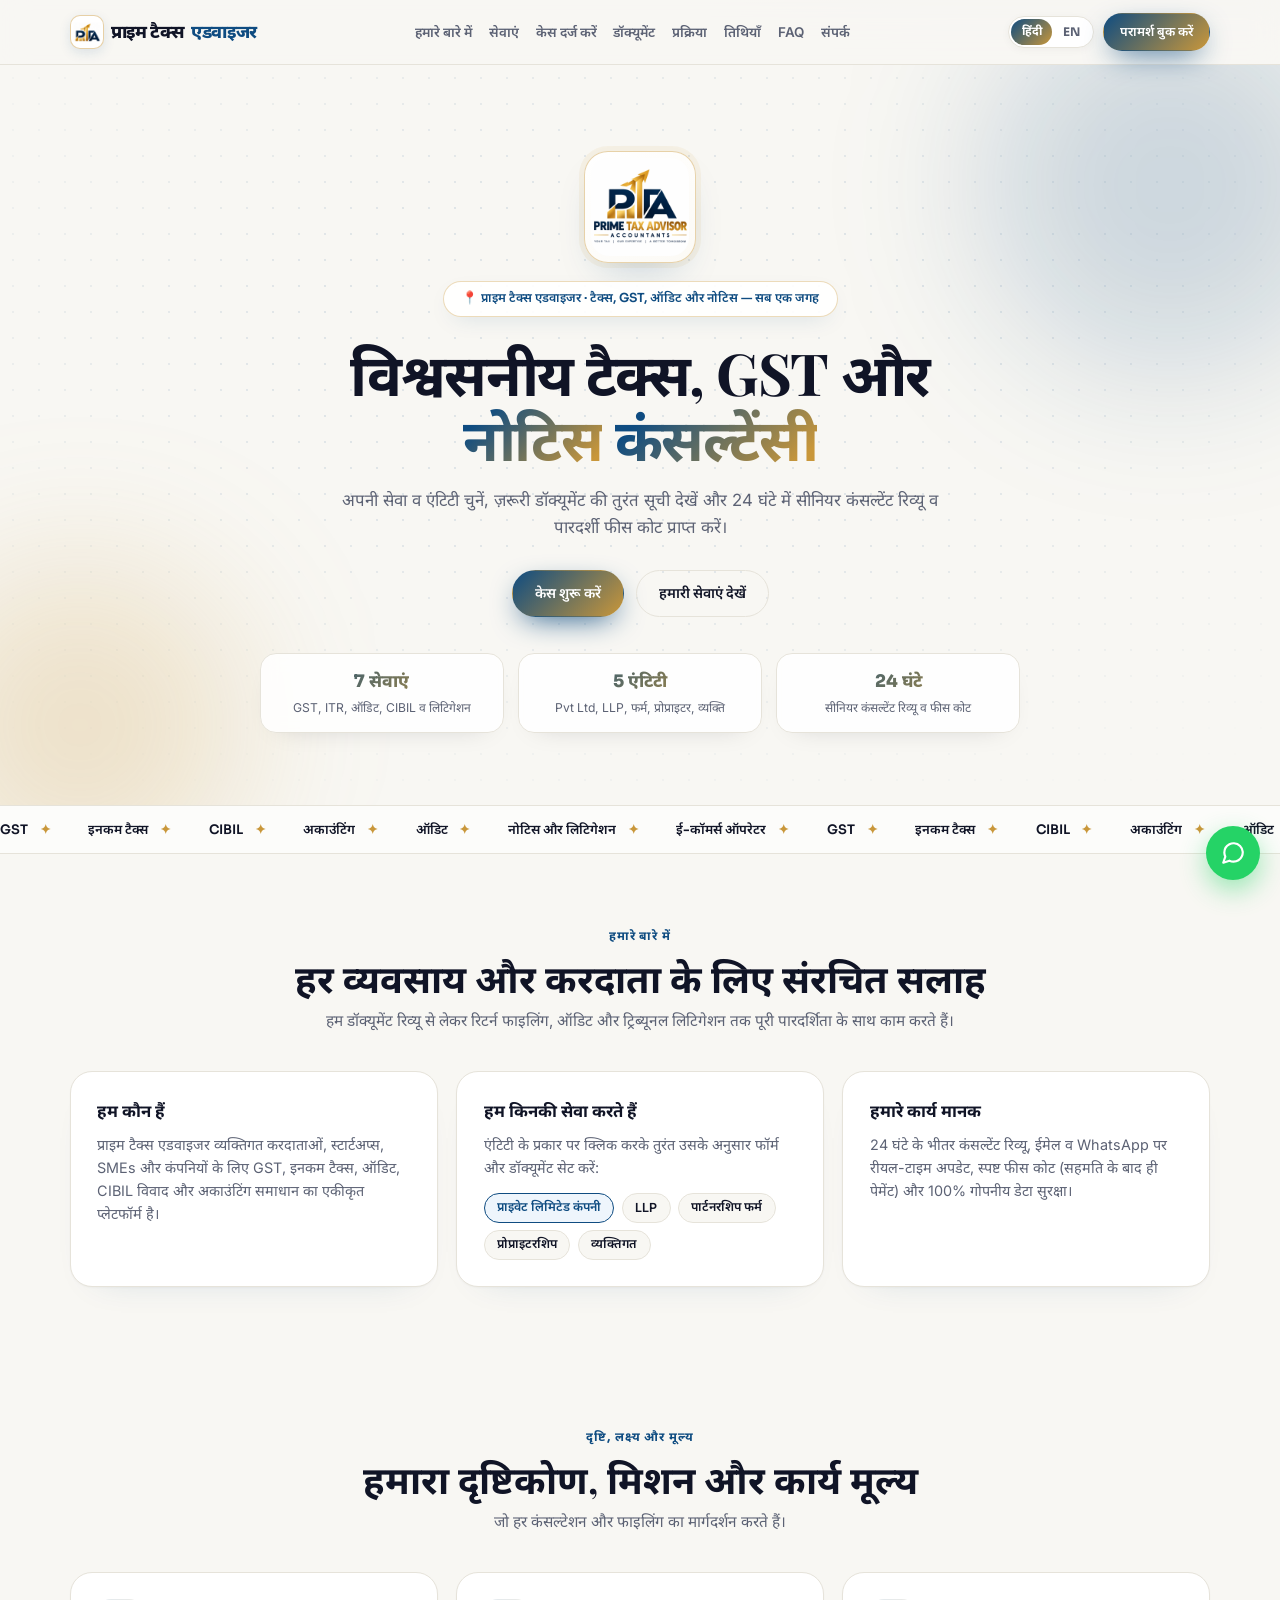
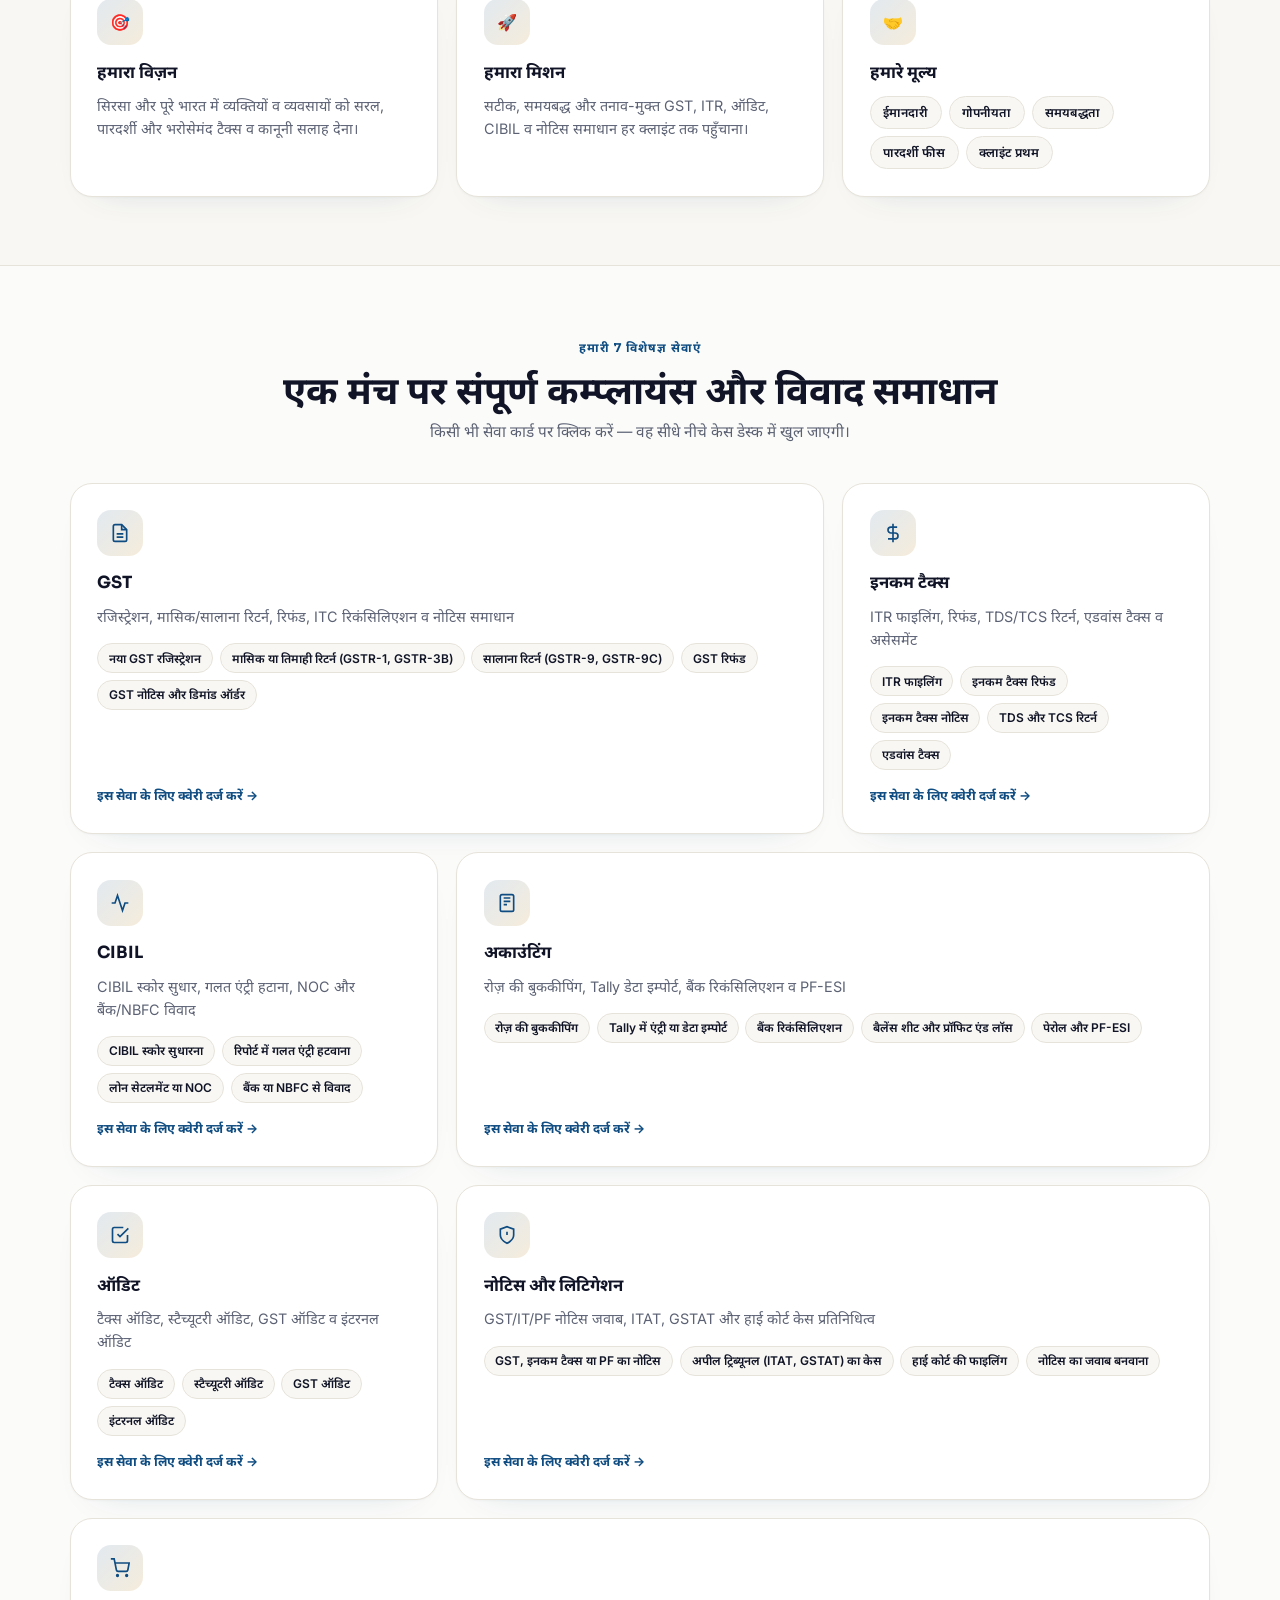
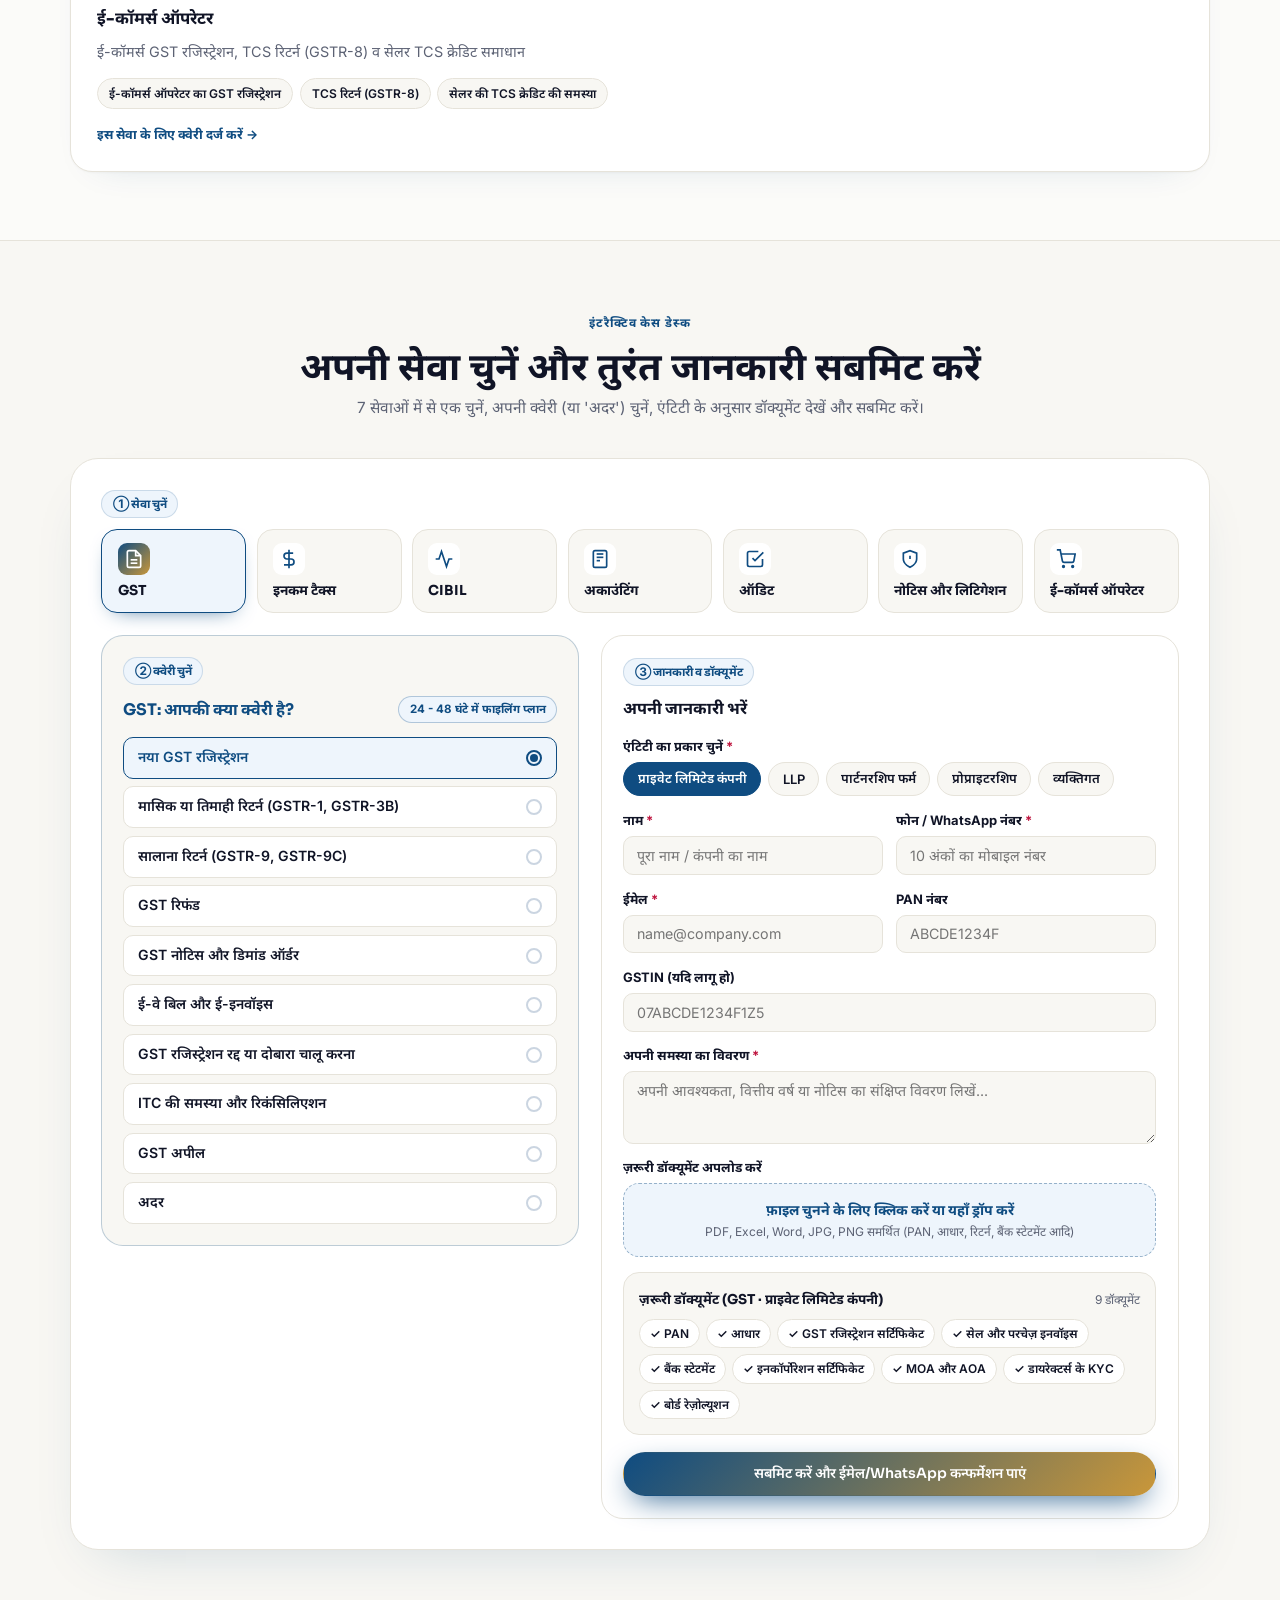
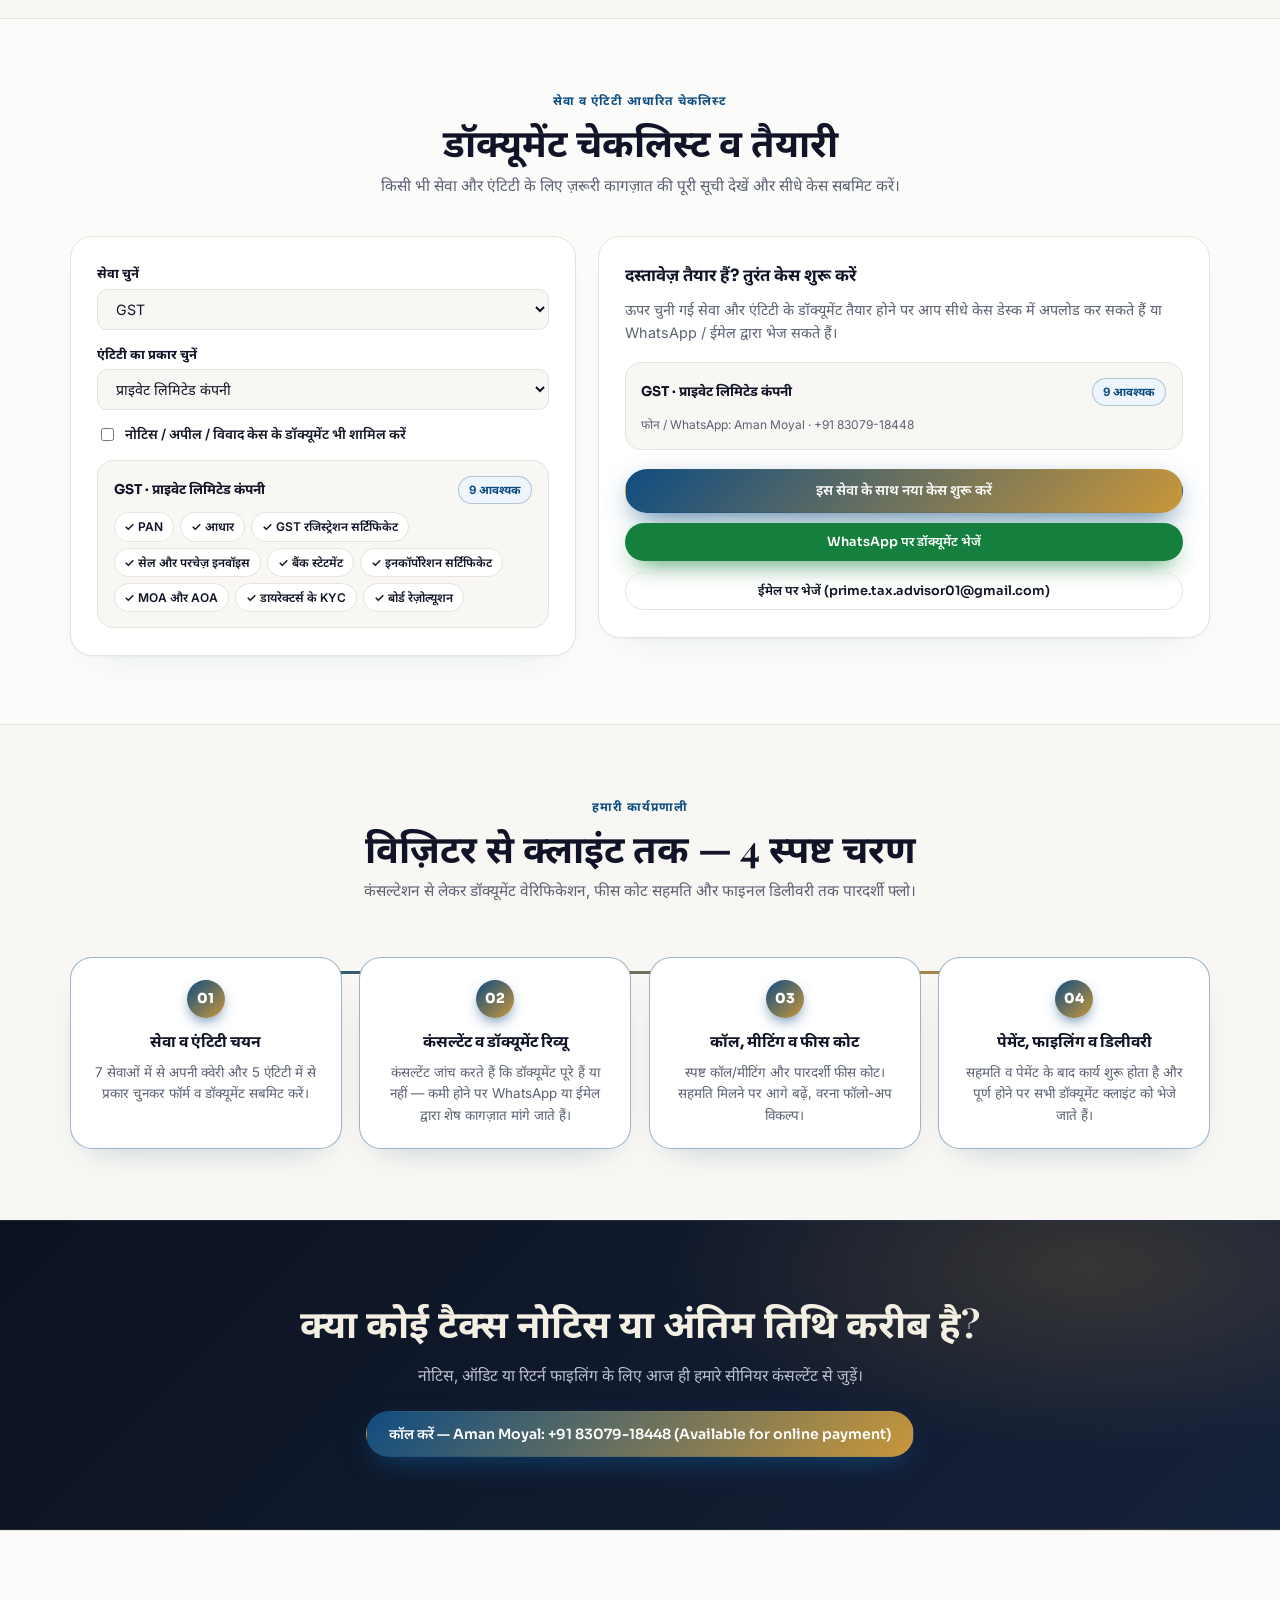
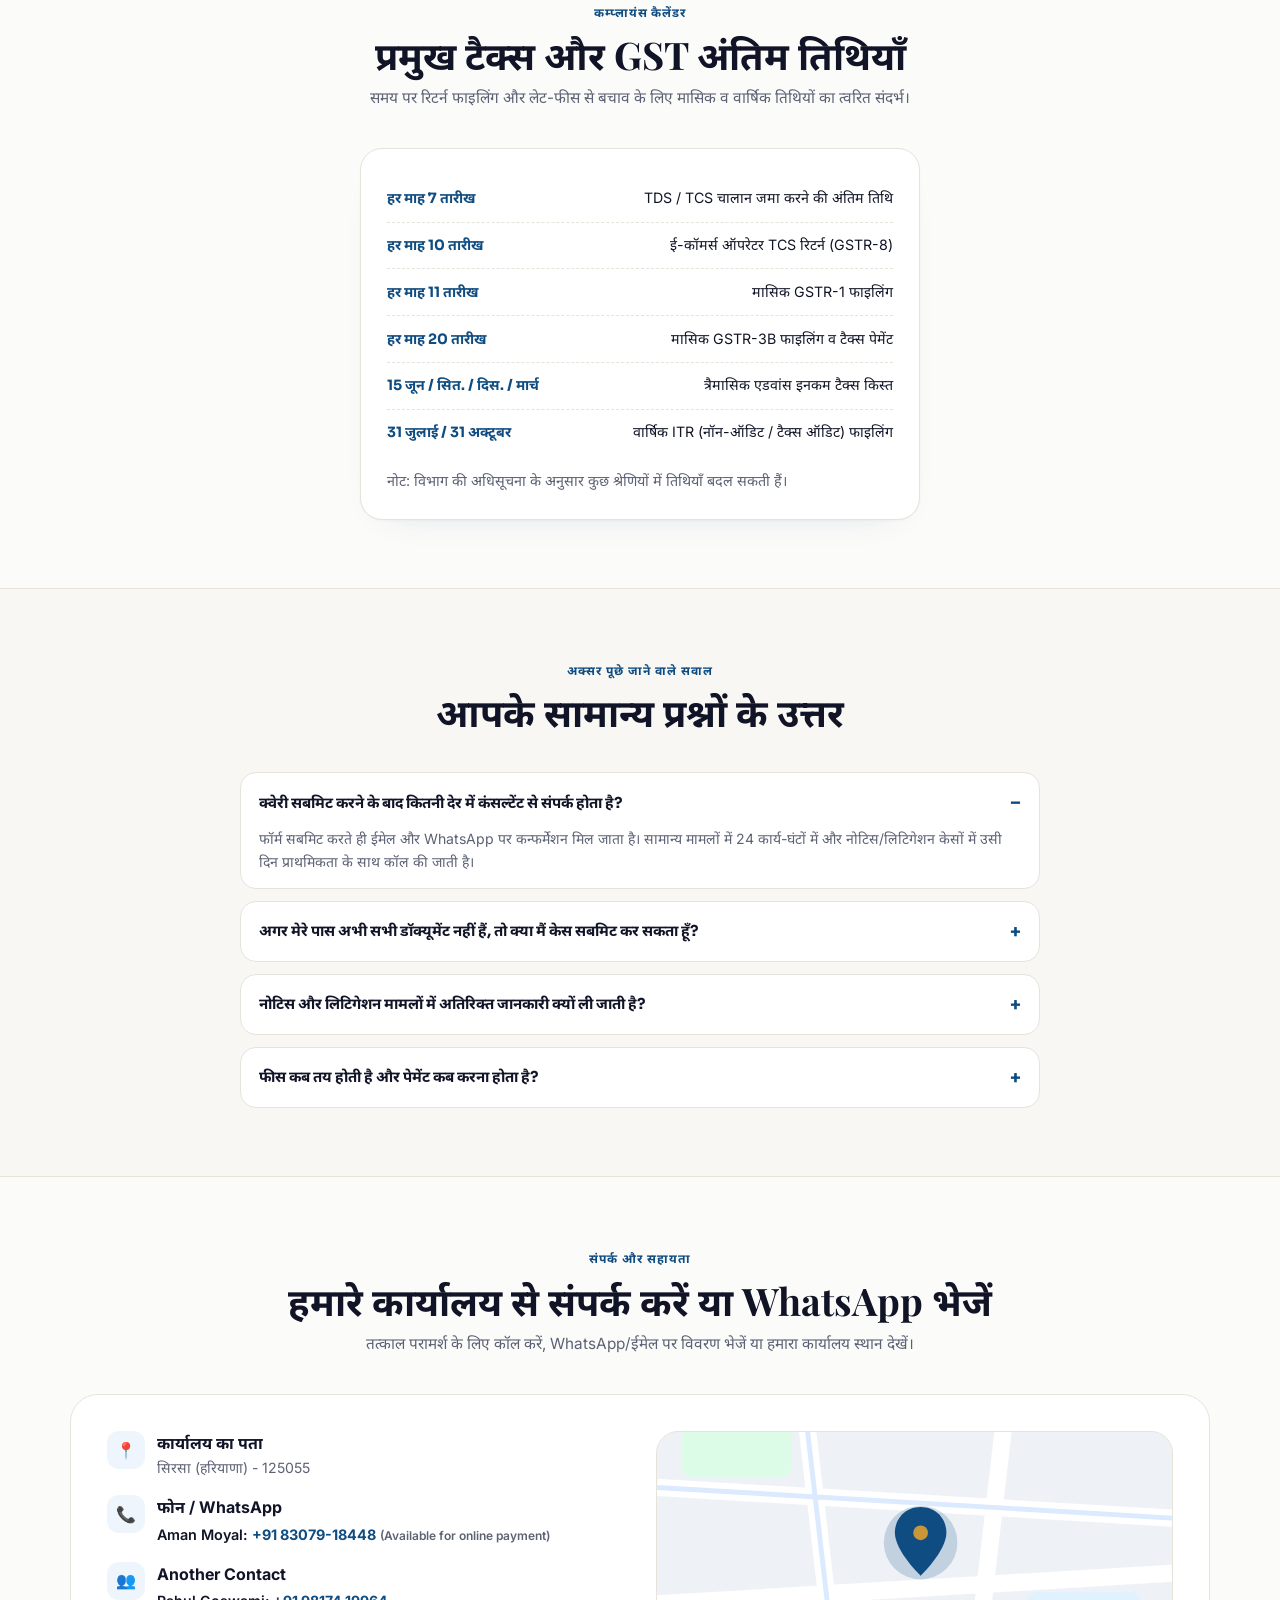
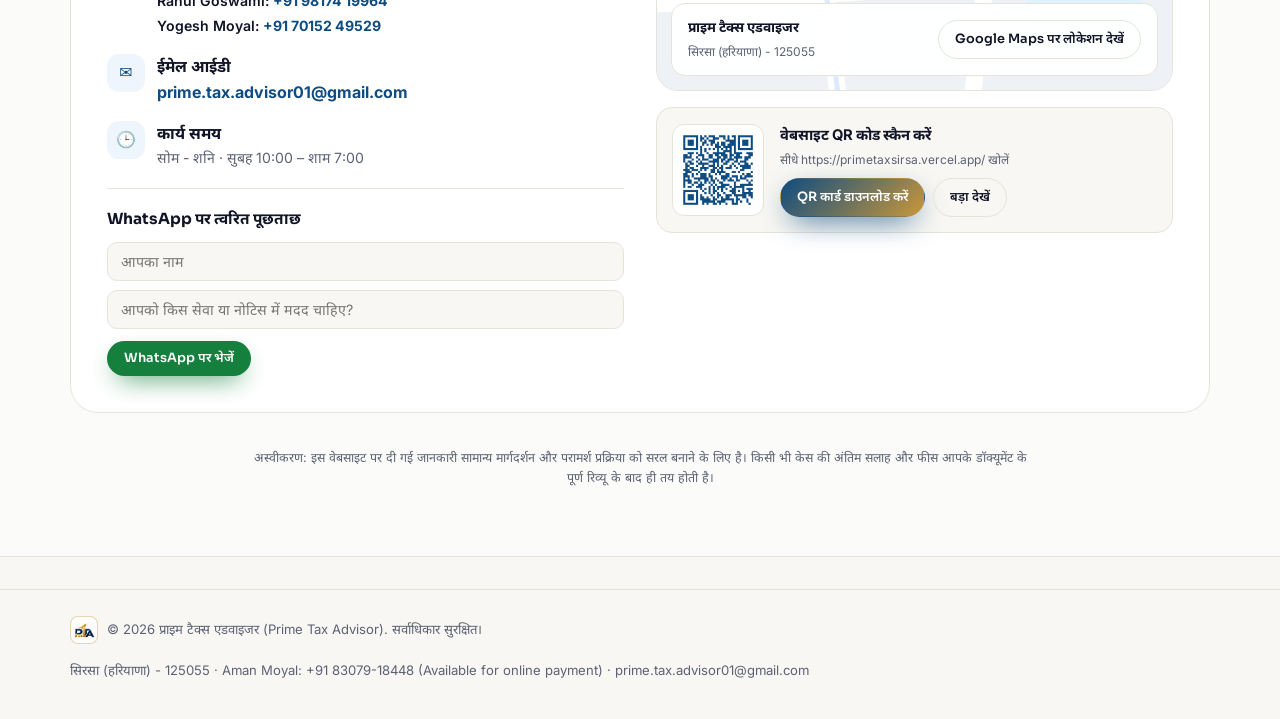
<file: index.html>
<!DOCTYPE html>
<html lang="hi">
<head>
  <meta charset="UTF-8" />
  <meta name="viewport" content="width=device-width, initial-scale=1.0" />
  <title>Prime Tax Advisor</title>
  <link rel="icon" type="image/png" href="logo-icon.png" />
  <link rel="canonical" href="https://primetaxsirsa.vercel.app/" />
  <meta name="description" content="Prime Tax Advisor, Sirsa (Haryana) — GST, Income Tax, Audit, CIBIL, Accounting, Notice & Litigation, and E-Commerce Operator Compliance with bilingual Hindi/English support." />
  <meta name="robots" content="index, follow" />
  <meta property="og:type" content="website" />
  <meta property="og:title" content="Prime Tax Advisor — Tax, GST, Audit & Notice Advisory (Sirsa)" />
  <meta property="og:description" content="GST, Income Tax, Audit, CIBIL, Accounting, Notice & Litigation & E-Commerce Compliance in Sirsa, Haryana & pan-India." />
  <meta property="og:url" content="https://primetaxsirsa.vercel.app/" />
  <meta property="og:image" content="https://primetaxsirsa.vercel.app/logo.jpg" />
  <script type="application/ld+json">
  {
    "@context": "https://schema.org",
    "@type": "AccountingService",
    "name": "Prime Tax Advisor",
    "url": "https://primetaxsirsa.vercel.app/",
    "logo": "https://primetaxsirsa.vercel.app/logo.jpg",
    "telephone": "+91-83079-18448",
    "email": "prime.tax.advisor01@gmail.com",
    "address": {
      "@type": "PostalAddress",
      "addressLocality": "Sirsa",
      "addressRegion": "Haryana",
      "postalCode": "125055",
      "addressCountry": "IN"
    },
    "openingHours": "Mo-Sa 10:00-19:00"
  }
  </script>
  <link rel="preconnect" href="https://fonts.googleapis.com" />
  <link rel="preconnect" href="https://fonts.gstatic.com" crossorigin />
  <link href="https://fonts.googleapis.com/css2?family=Inter:wght@400;500;600;700&family=Noto+Sans+Devanagari:wght@400;500;600;700;800&family=Playfair+Display:wght@600;700&family=Sora:wght@400;600;700;800&display=swap" rel="stylesheet" />
  <link rel="stylesheet" href="styles.css" />
</head>
<body>
  <!-- Animated Intro Preloader -->
  <div id="pl" aria-hidden="true">
    <div class="pl-inner">
      <div class="pl-logo-frame">
        <svg class="pl-ring" width="116" height="116" viewBox="0 0 116 116" fill="none">
          <circle cx="58" cy="58" r="54" stroke="#e6e3da" stroke-width="3"/>
          <circle class="pl-arc" cx="58" cy="58" r="54" stroke="url(#plGrad)" stroke-width="3.5" stroke-linecap="round"/>
          <defs>
            <linearGradient id="plGrad" x1="0" y1="0" x2="116" y2="116" gradientUnits="userSpaceOnUse">
              <stop stop-color="#0f4c81"/>
              <stop offset="1" stop-color="#c9973a"/>
            </linearGradient>
          </defs>
        </svg>
        <img src="logo-icon.png" alt="Prime Tax Advisor" class="pl-logo-img" />
      </div>
      <div class="pl-brand">Prime Tax <span>Advisor</span></div>
    </div>
  </div>

  <!-- Top Scroll Progress Bar -->
  <div id="sp" aria-hidden="true"></div>

  <!-- Sticky Frosted-Glass Navbar (rendered dynamically for live HI/EN translation) -->
  <header class="site-nav-wrap" id="site-nav-wrap"></header>

  <!-- Main Single-Page Experience -->
  <main id="app-root"></main>

  <!-- Floating WhatsApp Action Button -->
  <a href="https://wa.me/918307918448" target="_blank" rel="noopener" class="wa-fab" aria-label="WhatsApp" title="WhatsApp: +91 83079-18448 (Available for online payment)">
    <svg width="26" height="26" viewBox="0 0 24 24" fill="none" stroke="currentColor" stroke-width="2" stroke-linecap="round" stroke-linejoin="round"><path d="M21 11.5a8.38 8.38 0 0 1-.9 3.8 8.5 8.5 0 0 1-7.6 4.7 8.38 8.38 0 0 1-3.8-.9L3 21l1.9-5.7a8.38 8.38 0 0 1-.9-3.8 8.5 8.5 0 0 1 4.7-7.6 8.38 8.38 0 0 1 3.8-.9h.5a8.48 8.48 0 0 1 8 8v.5z"/></svg>
  </a>

  <!-- Confirmation Modal -->
  <div class="modal-backdrop" id="modal-backdrop" hidden>
    <div class="modal-dialog" role="dialog" aria-modal="true" aria-labelledby="modal-title">
      <div class="modal-header">
        <h2 id="modal-title" class="modal-title">Notification</h2>
        <button type="button" class="modal-close" id="modal-close" aria-label="Close">✕</button>
      </div>
      <div class="modal-body" id="modal-body"></div>
    </div>
  </div>

  <!-- Toast Container -->
  <div class="toast-container" id="toast-container" aria-live="polite"></div>

  <script src="data.js"></script>
  <script src="app.js"></script>
</body>
</html>
</file>
<file: styles.css>
:root {
  --bg: #f8f7f3;
  --card: #ffffff;
  --line: #e6e3da;
  --ink: #101426;
  --mut: #5c6274;
  --a: #0f4c81;
  --b: #c9973a;
  --surface-blue: #eef5fc;
  --surface-amber: #fdf8eb;
  --surface-emerald: #ecfdf5;
  --surface-rose: #fff1f2;
  --emerald: #059669;
  --rose: #be123c;
  --r-sm: 10px;
  --r-md: 16px;
  --r-lg: 22px;
  --r-xl: 28px;
  --font-display: "Playfair Display", "Noto Sans Devanagari", Georgia, serif;
  --font-ui: "Sora", "Noto Sans Devanagari", "Inter", sans-serif;
  --font-body: "Inter", "Noto Sans Devanagari", system-ui, sans-serif;
}

*,
*::before,
*::after {
  box-sizing: border-box;
}

html {
  scroll-behavior: smooth;
}

body {
  margin: 0;
  font-family: var(--font-body);
  color: var(--ink);
  background-color: var(--bg);
  background-image: radial-gradient(900px 500px at 85% -5%, rgba(15, 76, 129, 0.14), transparent);
  background-repeat: no-repeat;
  line-height: 1.6;
  -webkit-font-smoothing: antialiased;
}

a {
  color: inherit;
  text-decoration: none;
}

button,
input,
select,
textarea {
  font-family: inherit;
}

/* Intro Preloader (#pl) matching reference flow */
#pl {
  position: fixed;
  inset: 0;
  z-index: 120;
  background: var(--bg);
  display: grid;
  place-items: center;
  transition: opacity 0.45s ease, visibility 0.45s ease;
}

#pl.done {
  opacity: 0;
  visibility: hidden;
  pointer-events: none;
}

.pl-inner {
  display: flex;
  flex-direction: column;
  align-items: center;
  gap: 0.9rem;
}

.pl-logo-frame {
  position: relative;
  width: 116px;
  height: 116px;
  display: grid;
  place-items: center;
}

.pl-ring {
  position: absolute;
  inset: 0;
}

.pl-logo-img {
  width: 92px;
  height: 92px;
  border-radius: 50%;
  object-fit: contain;
  padding: 10px;
  background: #ffffff;
  box-shadow: 0 8px 24px rgba(15, 76, 129, 0.14);
}

.pl-arc {
  stroke-dasharray: 340;
  stroke-dashoffset: 340;
  transform-origin: 58px 58px;
  transform: rotate(-90deg);
  animation: plDraw 0.78s cubic-bezier(0.22, 1, 0.36, 1) forwards;
}

.pl-brand {
  font-family: var(--font-ui);
  font-weight: 800;
  font-size: 1.05rem;
  letter-spacing: -0.02em;
  color: var(--ink);
  opacity: 0;
  transform: translateY(6px);
  animation: plFade 0.45s ease 0.2s forwards;
}

.pl-brand span {
  color: var(--a);
}

@keyframes plDraw {
  to { stroke-dashoffset: 0; }
}

@keyframes plFade {
  to { opacity: 1; transform: translateY(0); }
}

/* Scroll Progress Bar */
#sp {
  position: fixed;
  top: 0;
  left: 0;
  height: 3px;
  width: 0%;
  z-index: 90;
  background: linear-gradient(90deg, var(--a), var(--b));
  transition: width 0.08s linear;
}

.wrap {
  width: min(1140px, calc(100% - 2rem));
  margin-inline: auto;
}

/* Sticky Frosted-Glass Navbar */
.site-nav-wrap {
  position: sticky;
  top: 0;
  z-index: 50;
  background: rgba(248, 247, 243, 0.8);
  backdrop-filter: blur(14px);
  -webkit-backdrop-filter: blur(14px);
  border-bottom: 1px solid var(--line);
}

.nav-bar {
  min-height: 64px;
  display: flex;
  align-items: center;
  justify-content: space-between;
  gap: 0.9rem;
}

.logo {
  font-family: var(--font-ui);
  font-weight: 800;
  font-size: 1.12rem;
  letter-spacing: -0.02em;
  display: inline-flex;
  align-items: center;
  gap: 0.42rem;
  white-space: nowrap;
}

.brand-logo-img {
  width: 34px;
  height: 34px;
  border-radius: 10px;
  object-fit: contain;
  background: #ffffff;
  padding: 2px;
  border: 1px solid rgba(201, 151, 58, 0.45);
  box-shadow: 0 4px 12px rgba(15, 76, 129, 0.12);
  flex-shrink: 0;
}

.hero-crest-wrap {
  display: flex;
  justify-content: center;
  margin-bottom: 1.15rem;
}

.hero-crest {
  width: 112px;
  height: 112px;
  padding: 6px;
  border-radius: 24px;
  background: linear-gradient(145deg, #ffffff, #fcfaf5);
  border: 1px solid rgba(201, 151, 58, 0.42);
  box-shadow: 0 18px 40px -18px rgba(15, 76, 129, 0.28), 0 0 0 5px rgba(201, 151, 58, 0.08);
  transition: transform 0.25s ease;
}

.hero-crest:hover {
  transform: translateY(-3px) scale(1.02);
}

.hero-crest img {
  width: 100%;
  height: 100%;
  object-fit: contain;
  border-radius: 18px;
  display: block;
}

.footer-brand-badge {
  display: inline-flex;
  align-items: center;
  gap: 0.55rem;
}

.footer-logo-img {
  width: 28px;
  height: 28px;
  border-radius: 8px;
  background: #ffffff;
  padding: 2px;
  border: 1px solid rgba(201, 151, 58, 0.4);
  object-fit: contain;
}

.logo-accent {
  color: var(--a);
}

.nav-links {
  display: flex;
  align-items: center;
  gap: 1.05rem;
  list-style: none;
  margin: 0;
  padding: 0;
}

.nav-links a {
  font-size: 0.84rem;
  font-weight: 600;
  color: var(--mut);
  transition: color 0.15s;
  white-space: nowrap;
}

.nav-links a:hover,
.nav-links a.active {
  color: var(--a);
}

.nav-actions {
  display: flex;
  align-items: center;
  gap: 0.55rem;
}

/* Language Toggle Pill */
.lang-toggle {
  display: inline-flex;
  align-items: center;
  background: var(--card);
  border: 1px solid var(--line);
  border-radius: 99px;
  padding: 2px;
  box-shadow: 0 2px 8px rgba(16, 20, 38, 0.04);
}

.lang-btn {
  border: none;
  background: transparent;
  color: var(--mut);
  font-family: var(--font-ui);
  font-size: 0.74rem;
  font-weight: 700;
  padding: 0.34rem 0.68rem;
  border-radius: 99px;
  cursor: pointer;
  transition: background-color 0.16s, color 0.16s;
}

.lang-btn.active {
  background: linear-gradient(135deg, var(--a), var(--b));
  color: #ffffff;
}

.burger-btn {
  display: none;
  border: 1px solid var(--line);
  background: var(--card);
  color: var(--ink);
  border-radius: 10px;
  padding: 0.38rem 0.62rem;
  font-size: 1.05rem;
  cursor: pointer;
}

.mobile-menu {
  display: flex;
  flex-direction: column;
  gap: 0.25rem;
  padding: 0.75rem 1rem 1rem;
  border-top: 1px solid var(--line);
  background: var(--bg);
}

.mobile-menu[hidden] {
  display: none;
}

.mobile-menu a {
  padding: 0.55rem 0.75rem;
  border-radius: 10px;
  font-weight: 600;
  font-size: 0.92rem;
  color: var(--ink);
}

.mobile-menu a:hover {
  background: var(--card);
  color: var(--a);
}

/* Gradient Pill Buttons (Exact ganeshsingal.com feel) */
.btn {
  display: inline-flex;
  align-items: center;
  justify-content: center;
  gap: 0.45rem;
  font-family: var(--font-ui);
  font-weight: 600;
  font-size: 0.88rem;
  padding: 11px 22px;
  border-radius: 99px;
  border: 1px solid transparent;
  background: linear-gradient(135deg, var(--a), var(--b));
  color: #ffffff;
  box-shadow: 0 10px 30px -10px var(--a);
  cursor: pointer;
  transition: transform 0.18s ease, box-shadow 0.18s ease, opacity 0.18s ease;
  white-space: normal;
  text-align: center;
  max-width: 100%;
}

.btn:hover {
  transform: translateY(-2px);
  box-shadow: 0 14px 32px -10px rgba(15, 76, 129, 0.55);
}

.btn.sm {
  padding: 8px 16px;
  font-size: 0.8rem;
}

.btn.ghost {
  background: transparent;
  color: var(--ink);
  border-color: var(--line);
  box-shadow: none;
}

.btn.ghost:hover {
  background: var(--card);
  border-color: var(--a);
  color: var(--a);
}

.btn.wa {
  background: #15803d;
  box-shadow: 0 10px 26px -10px #15803d;
}

/* Hero Section */
.hero {
  position: relative;
  overflow: hidden;
  text-align: center;
  padding: 86px 0 72px;
}

.hero::before {
  content: "";
  position: absolute;
  inset: 0;
  background-image: radial-gradient(rgba(15, 76, 129, 0.1) 1px, transparent 1px);
  background-size: 26px 26px;
  mask-image: radial-gradient(ellipse 75% 70% at 50% 40%, #000 35%, transparent 100%);
  -webkit-mask-image: radial-gradient(ellipse 75% 70% at 50% 40%, #000 35%, transparent 100%);
  pointer-events: none;
  z-index: 0;
}

.orb {
  position: absolute;
  border-radius: 50%;
  filter: blur(75px);
  pointer-events: none;
  z-index: 0;
  animation: orbFloat 12s ease-in-out infinite alternate;
}

.orb1 {
  width: 380px;
  height: 380px;
  right: -80px;
  top: -70px;
  background: rgba(15, 76, 129, 0.18);
}

.orb2 {
  width: 320px;
  height: 320px;
  left: -80px;
  bottom: -80px;
  background: rgba(201, 151, 58, 0.22);
  animation-delay: 2s;
}

@keyframes orbFloat {
  from { transform: translate(0, 0) scale(1); }
  to { transform: translate(14px, -14px) scale(1.06); }
}

.hero-inner {
  position: relative;
  z-index: 1;
  max-width: 860px;
  margin-inline: auto;
}

.hero-pill {
  display: inline-flex;
  align-items: center;
  gap: 0.45rem;
  padding: 7px 18px;
  border-radius: 99px;
  background: rgba(255, 255, 255, 0.92);
  border: 1px solid rgba(201, 151, 58, 0.35);
  font-family: var(--font-ui);
  font-size: 0.78rem;
  font-weight: 600;
  color: var(--a);
  box-shadow: 0 8px 24px -10px rgba(15, 76, 129, 0.18);
  margin-bottom: 1.4rem;
}

.hero h1 {
  margin: 0 0 1rem;
  font-family: var(--font-display);
  font-size: clamp(34px, 5.4vw, 58px);
  line-height: 1.13;
  font-weight: 700;
  letter-spacing: -0.025em;
}

.hero h1 .w {
  display: inline-block;
  opacity: 0;
  transform: translateY(24px);
  animation: wordRise 0.6s cubic-bezier(0.22, 1, 0.36, 1) var(--d, 0ms) forwards;
}

body.pl-active .hero h1 .w {
  animation-play-state: paused;
}

@keyframes wordRise {
  to {
    opacity: 1;
    transform: translateY(0);
  }
}

.hero-crest-wrap,
.hero-sub,
.hero-cta-row,
.hero-pill {
  opacity: 0;
  transform: translateY(14px);
  animation: wordRise 0.55s cubic-bezier(0.22, 1, 0.36, 1) 260ms forwards;
}

body.pl-active .hero-crest-wrap,
body.pl-active .hero-sub,
body.pl-active .hero-cta-row,
body.pl-active .hero-pill {
  animation-play-state: paused;
}

body.hero-settled .hero h1 .w,
body.hero-settled .hero-crest-wrap,
body.hero-settled .hero-sub,
body.hero-settled .hero-cta-row,
body.hero-settled .hero-pill {
  animation: none;
  opacity: 1;
  transform: none;
}

.hero-grad {
  background: linear-gradient(135deg, var(--a) 15%, var(--b) 90%);
  -webkit-background-clip: text;
  background-clip: text;
  color: transparent;
}

.hero-sub {
  margin: 0 auto 1.85rem;
  max-width: 630px;
  font-size: 1.05rem;
  color: var(--mut);
}

.hero-cta-row {
  display: flex;
  align-items: center;
  justify-content: center;
  flex-wrap: wrap;
  gap: 0.75rem;
}

.hero-stats {
  display: grid;
  grid-template-columns: repeat(3, minmax(0, 1fr));
  gap: 0.9rem;
  max-width: 760px;
  margin: 2.25rem auto 0;
}

.hero-stat-card {
  background: rgba(255, 255, 255, 0.86);
  backdrop-filter: blur(8px);
  border: 1px solid var(--line);
  border-radius: var(--r-md);
  padding: 0.9rem 1rem;
  box-shadow: 0 10px 28px -20px rgba(16, 20, 38, 0.25);
  text-align: center;
}

.hero-stat-val {
  display: block;
  font-family: var(--font-ui);
  font-weight: 800;
  font-size: 1.08rem;
  background: linear-gradient(135deg, var(--a), var(--b));
  -webkit-background-clip: text;
  background-clip: text;
  color: transparent;
}

.hero-stat-lbl {
  display: block;
  font-size: 0.76rem;
  color: var(--mut);
  margin-top: 0.15rem;
}

/* Marquee Strip */
.marq {
  border-top: 1px solid var(--line);
  border-bottom: 1px solid var(--line);
  background: rgba(255, 255, 255, 0.65);
  overflow: hidden;
  padding: 0.82rem 0;
}

.marq-track {
  display: flex;
  width: max-content;
  gap: 1.8rem;
  animation: marqScroll 28s linear infinite;
  font-family: var(--font-ui);
  font-size: 0.82rem;
  font-weight: 600;
  color: var(--ink);
  white-space: nowrap;
}

.marq-star {
  color: var(--b);
  margin-inline: 0.55rem;
}

@keyframes marqScroll {
  from { transform: translateX(0); }
  to { transform: translateX(-50%); }
}

/* Section Headers */
.sec {
  padding: 68px 0;
}

.sec.alt {
  background: rgba(255, 255, 255, 0.52);
  border-top: 1px solid var(--line);
  border-bottom: 1px solid var(--line);
}

.sec-head {
  text-align: center;
  max-width: 720px;
  margin: 0 auto 2.35rem;
}

.eyebrow {
  display: inline-block;
  font-family: var(--font-ui);
  font-size: 0.76rem;
  font-weight: 700;
  text-transform: uppercase;
  letter-spacing: 0.08em;
  color: var(--a);
  margin-bottom: 0.5rem;
}

.sec-head h2 {
  margin: 0 0 0.55rem;
  font-family: var(--font-display);
  font-size: clamp(26px, 3.6vw, 38px);
  line-height: 1.2;
  font-weight: 700;
}

.sec-head p {
  margin: 0;
  color: var(--mut);
  font-size: 0.96rem;
}

/* Cards with Cursor Gold Spotlight (ganeshsingal.com signature) */
.card {
  position: relative;
  overflow: hidden;
  background: var(--card);
  border: 1px solid var(--line);
  border-radius: var(--r-lg);
  padding: 1.65rem;
  box-shadow: 0 1px 2px rgba(16, 20, 38, 0.03), 0 16px 36px -28px rgba(15, 76, 129, 0.2), inset 0 1px 0 rgba(255, 255, 255, 0.9);
  transition: transform 0.22s ease, border-color 0.22s ease, box-shadow 0.22s ease;
}

.card::after {
  content: "";
  position: absolute;
  inset: 0;
  pointer-events: none;
  opacity: 0;
  background: radial-gradient(380px circle at var(--mx, 50%) var(--my, 50%), rgba(201, 151, 58, 0.15), transparent 60%);
  transition: opacity 0.25s ease;
}

.card:hover {
  transform: translateY(-3px);
  border-color: rgba(15, 76, 129, 0.36);
  box-shadow: 0 22px 44px -26px rgba(15, 76, 129, 0.28);
}

.card:hover::after {
  opacity: 1;
}

.bento-card::before {
  content: "";
  position: absolute;
  top: 0;
  left: 0;
  right: 0;
  height: 3px;
  background: linear-gradient(90deg, var(--a), var(--b));
  opacity: 0;
  transition: opacity 0.22s ease;
}

.bento-card:hover::before {
  opacity: 1;
}

.card > * {
  position: relative;
  z-index: 1;
}

.card h3 {
  margin: 0 0 0.48rem;
  font-family: var(--font-ui);
  font-size: 1.05rem;
  font-weight: 700;
}

.card p {
  margin: 0;
  font-size: 0.9rem;
  color: var(--mut);
}

.grid-3 {
  display: grid;
  grid-template-columns: repeat(3, minmax(0, 1fr));
  gap: 1.15rem;
}

/* Chips & Mini Pills */
.chips {
  display: flex;
  flex-wrap: wrap;
  gap: 0.45rem;
  margin-top: 0.85rem;
}

.chip {
  padding: 0.34rem 0.78rem;
  border-radius: 99px;
  background: var(--bg);
  border: 1px solid var(--line);
  font-size: 0.78rem;
  font-weight: 600;
  color: var(--ink);
  cursor: pointer;
  transition: border-color 0.15s, background-color 0.15s, color 0.15s;
}

.chip:hover,
.chip.active {
  border-color: var(--a);
  background: var(--surface-blue);
  color: var(--a);
}

/* Asymmetric Bento Grid (Exact ganeshsingal.com .grid.bento) */
.grid-bento {
  display: grid;
  grid-template-columns: repeat(3, minmax(0, 1fr));
  gap: 1.15rem;
}

.bento-card {
  display: flex;
  flex-direction: column;
  justify-content: space-between;
  cursor: pointer;
}

.bento-card.span-2 {
  grid-column: span 2;
}

.bento-card.span-3 {
  grid-column: span 3;
}

.ico-badge {
  width: 46px;
  height: 46px;
  border-radius: 14px;
  background: linear-gradient(135deg, rgba(15, 76, 129, 0.12), rgba(201, 151, 58, 0.18));
  color: var(--a);
  display: grid;
  place-items: center;
  margin-bottom: 0.9rem;
}

.mini-pills {
  display: flex;
  flex-wrap: wrap;
  gap: 0.42rem;
  margin-top: 0.95rem;
}

.mini {
  padding: 0.28rem 0.68rem;
  border-radius: 99px;
  background: var(--bg);
  border: 1px solid var(--line);
  font-size: 0.75rem;
  font-weight: 600;
  color: var(--ink);
  animation: bob 4.5s ease-in-out infinite;
}

.mini:nth-child(2n) {
  animation-delay: 0.6s;
}

@keyframes bob {
  0%, 100% { transform: translateY(0); }
  50% { transform: translateY(-2px); }
}

.bento-cta {
  margin-top: 1rem;
  font-family: var(--font-ui);
  font-size: 0.8rem;
  font-weight: 700;
  color: var(--a);
}

/* Case Intake Desk */
.desk-shell {
  background: var(--card);
  border: 1px solid var(--line);
  border-radius: var(--r-xl);
  padding: 1.9rem;
  box-shadow: 0 24px 56px -30px rgba(15, 76, 129, 0.22), inset 0 1px 0 #ffffff;
}

.desk-step-tag {
  display: inline-block;
  font-family: var(--font-ui);
  font-size: 0.74rem;
  font-weight: 700;
  color: var(--a);
  background: var(--surface-blue);
  border: 1px solid rgba(15, 76, 129, 0.16);
  padding: 0.22rem 0.65rem;
  border-radius: 99px;
  margin-bottom: 0.65rem;
}

.fc:focus {
  outline: none;
  border-color: var(--a);
  background: var(--card);
  box-shadow: 0 0 0 3.5px rgba(15, 76, 129, 0.1);
}

.service-tabs {
  display: grid;
  grid-template-columns: repeat(auto-fit, minmax(138px, 1fr));
  gap: 0.65rem;
  margin-bottom: 1.35rem;
}

.service-tab {
  display: flex;
  flex-direction: column;
  align-items: flex-start;
  gap: 0.4rem;
  padding: 0.85rem 0.95rem;
  border-radius: var(--r-md);
  border: 1.5px solid var(--line);
  background: var(--bg);
  cursor: pointer;
  text-align: left;
  transition: border-color 0.16s, background-color 0.16s, transform 0.14s;
}

.service-tab:hover {
  border-color: var(--a);
  transform: translateY(-2px);
}

.service-tab.active {
  background: var(--surface-blue);
  border-color: var(--a);
  box-shadow: 0 8px 22px -14px var(--a);
}

.service-tab-icon {
  width: 32px;
  height: 32px;
  border-radius: 9px;
  background: var(--card);
  color: var(--a);
  display: grid;
  place-items: center;
}

.service-tab.active .service-tab-icon {
  background: linear-gradient(135deg, var(--a), var(--b));
  color: #ffffff;
}

.service-tab-name {
  font-family: var(--font-ui);
  font-weight: 700;
  font-size: 0.86rem;
  color: var(--ink);
  line-height: 1.25;
}

.desk-split {
  display: grid;
  grid-template-columns: 0.95fr 1.15fr;
  gap: 1.35rem;
  align-items: start;
}

.desk-split > *,
.portal-grid > *,
.contact-card > *,
.query-box,
.intake-form {
  min-width: 0;
  max-width: 100%;
}

.query-box {
  background: var(--bg);
  border: 1.5px solid rgba(15, 76, 129, 0.25);
  border-radius: var(--r-lg);
  padding: 1.3rem;
}

.query-head {
  display: flex;
  align-items: center;
  justify-content: space-between;
  flex-wrap: wrap;
  gap: 0.5rem;
  margin-bottom: 0.85rem;
}

.query-head h3 {
  margin: 0;
  font-family: var(--font-ui);
  font-size: 1rem;
  color: var(--a);
}

.query-list {
  display: grid;
  gap: 0.48rem;
}

.query-btn {
  display: flex;
  align-items: center;
  justify-content: space-between;
  gap: 0.6rem;
  width: 100%;
  text-align: left;
  padding: 0.62rem 0.88rem;
  border-radius: var(--r-sm);
  border: 1px solid var(--line);
  background: var(--card);
  color: var(--ink);
  font-size: 0.88rem;
  font-weight: 600;
  cursor: pointer;
  transition: border-color 0.14s, background-color 0.14s;
}

.query-btn:hover {
  border-color: var(--a);
}

.query-btn.active {
  border-color: var(--a);
  background: var(--surface-blue);
  color: var(--a);
}

.radio-dot {
  width: 16px;
  height: 16px;
  border-radius: 50%;
  border: 2px solid #cbd5e1;
  flex-shrink: 0;
  display: grid;
  place-items: center;
}

.query-btn.active .radio-dot {
  border-color: var(--a);
}

.query-btn.active .radio-dot::after {
  content: "";
  width: 8px;
  height: 8px;
  border-radius: 50%;
  background: var(--a);
}

.notice-box {
  margin-top: 0.95rem;
  padding: 1rem;
  border-radius: var(--r-md);
  border: 1.5px solid #e6c677;
  background: var(--surface-amber);
}

.notice-box-title {
  margin: 0 0 0.65rem;
  font-family: var(--font-ui);
  font-size: 0.86rem;
  font-weight: 700;
  color: #92400e;
  display: flex;
  align-items: center;
  gap: 0.4rem;
}

/* Forms */
.intake-form {
  background: var(--card);
  border: 1px solid var(--line);
  border-radius: var(--r-lg);
  padding: 1.35rem;
}

.form-grid {
  display: grid;
  grid-template-columns: repeat(2, minmax(0, 1fr));
  gap: 0.85rem;
}

.fg {
  display: flex;
  flex-direction: column;
  gap: 0.32rem;
}

.fg.full {
  grid-column: 1 / -1;
}

.fl {
  font-size: 0.81rem;
  font-weight: 700;
  color: var(--ink);
}

.req {
  color: var(--rose);
}

.fc {
  width: 100%;
  padding: 0.62rem 0.82rem;
  border-radius: var(--r-sm);
  border: 1px solid var(--line);
  background: var(--bg);
  color: var(--ink);
  font-size: 0.89rem;
  transition: border-color 0.14s, background-color 0.14s;
}

.fc:focus {
  outline: none;
  border-color: var(--a);
  background: var(--card);
}

.hint {
  font-size: 0.75rem;
  color: var(--mut);
}

.entity-row {
  display: flex;
  flex-wrap: wrap;
  gap: 0.45rem;
}

.entity-chip {
  padding: 0.44rem 0.84rem;
  border-radius: 99px;
  border: 1px solid var(--line);
  background: var(--bg);
  color: var(--ink);
  font-size: 0.81rem;
  font-weight: 600;
  cursor: pointer;
  transition: all 0.14s;
}

.entity-chip.active {
  background: var(--a);
  border-color: var(--a);
  color: #ffffff;
}

.docs-panel {
  margin-top: 0.95rem;
  padding: 0.95rem;
  border-radius: var(--r-md);
  background: var(--bg);
  border: 1px solid var(--line);
}

.docs-panel-head {
  display: flex;
  align-items: center;
  justify-content: space-between;
  gap: 0.5rem;
  margin-bottom: 0.55rem;
}

.docs-panel-head h4 {
  margin: 0;
  font-family: var(--font-ui);
  font-size: 0.85rem;
}

.doc-tags {
  display: flex;
  flex-wrap: wrap;
  gap: 0.38rem;
}

.doc-tag {
  padding: 0.25rem 0.62rem;
  border-radius: 99px;
  background: var(--card);
  border: 1px solid var(--line);
  font-size: 0.75rem;
  font-weight: 600;
}

.dropzone {
  display: block;
  border: 1.5px dashed rgba(15, 76, 129, 0.4);
  background: var(--surface-blue);
  border-radius: var(--r-md);
  padding: 0.95rem;
  text-align: center;
  cursor: pointer;
}

.dropzone.dragover {
  border-color: var(--b);
  background: var(--surface-amber);
}

.file-list {
  display: grid;
  gap: 0.4rem;
  margin-top: 0.55rem;
}

.file-row {
  display: flex;
  align-items: center;
  justify-content: space-between;
  gap: 0.65rem;
  padding: 0.45rem 0.72rem;
  border-radius: 8px;
  background: var(--bg);
  border: 1px solid var(--line);
  font-size: 0.8rem;
}

.file-del {
  border: none;
  background: var(--surface-rose);
  color: var(--rose);
  border-radius: 6px;
  padding: 0.18rem 0.48rem;
  font-size: 0.74rem;
  font-weight: 700;
  cursor: pointer;
}

/* Process Timeline (.tl2) */
.tl2-wrap {
  position: relative;
  padding-top: 1.15rem;
}

.tl2-line {
  position: absolute;
  top: 29px;
  left: 6%;
  right: 6%;
  height: 3px;
  background: var(--line);
  border-radius: 99px;
  overflow: hidden;
}

.tl2-line-fill {
  height: 100%;
  width: 0%;
  background: linear-gradient(90deg, var(--a), var(--b));
  transition: width 1.3s cubic-bezier(0.22, 1, 0.36, 1);
}

.tl2-wrap.in .tl2-line-fill {
  width: 100%;
}

.tl2 {
  display: grid;
  grid-template-columns: repeat(4, minmax(0, 1fr));
  gap: 1.1rem;
  position: relative;
  z-index: 1;
}

.st {
  background: var(--card);
  border: 1px solid var(--line);
  border-radius: var(--r-lg);
  padding: 1.35rem;
  text-align: center;
  transition: border-color 0.4s ease, box-shadow 0.4s ease, transform 0.4s ease;
}

.st.on {
  border-color: rgba(15, 76, 129, 0.42);
  box-shadow: 0 16px 34px -22px rgba(15, 76, 129, 0.32);
  transform: translateY(-3px);
}

.st-num {
  width: 38px;
  height: 38px;
  border-radius: 50%;
  margin: 0 auto 0.8rem;
  background: linear-gradient(135deg, var(--a), var(--b));
  color: #ffffff;
  font-family: var(--font-ui);
  font-weight: 800;
  font-size: 0.86rem;
  display: grid;
  place-items: center;
  box-shadow: 0 6px 16px -6px var(--a);
}

.st h3 {
  margin: 0 0 0.4rem;
  font-family: var(--font-ui);
  font-size: 0.98rem;
}

.st p {
  margin: 0;
  font-size: 0.84rem;
  color: var(--mut);
}

/* Portal */
.portal-grid {
  display: grid;
  grid-template-columns: 330px 1fr;
  gap: 1.25rem;
  align-items: start;
}

.case-list {
  display: grid;
  gap: 0.6rem;
}

.case-item {
  width: 100%;
  text-align: left;
  padding: 0.85rem 0.95rem;
  border-radius: var(--r-md);
  border: 1.5px solid var(--line);
  background: var(--bg);
  cursor: pointer;
}

.case-item.active {
  border-color: var(--a);
  background: var(--surface-blue);
}

.badge {
  display: inline-flex;
  align-items: center;
  gap: 0.3rem;
  padding: 0.22rem 0.65rem;
  border-radius: 99px;
  font-size: 0.72rem;
  font-weight: 700;
}

.badge-blue {
  background: var(--surface-blue);
  color: var(--a);
  border: 1px solid rgba(15, 76, 129, 0.28);
}

.badge-amber {
  background: var(--surface-amber);
  color: #92400e;
  border: 1px solid #e6c677;
}

.badge-emerald {
  background: var(--surface-emerald);
  color: var(--emerald);
  border: 1px solid #86efac;
}

.stage-stepper {
  display: grid;
  grid-template-columns: repeat(7, minmax(0, 1fr));
  gap: 0.42rem;
  margin: 1.1rem 0;
}

.stage-node {
  padding: 0.55rem 0.4rem;
  border-radius: 10px;
  border: 1px solid var(--line);
  background: var(--bg);
  text-align: center;
  font-size: 0.72rem;
  font-weight: 700;
  color: var(--mut);
}

.stage-node.done {
  background: var(--surface-emerald);
  border-color: #86efac;
  color: var(--emerald);
}

.stage-node.current {
  background: var(--surface-blue);
  border-color: var(--a);
  color: var(--a);
}

/* Dark CTA Band (.band) */
.band {
  position: relative;
  overflow: hidden;
  background: radial-gradient(600px 260px at 85% 15%, rgba(201, 151, 58, 0.2), transparent 70%),
              linear-gradient(135deg, #0b1220, #16223b);
  color: #f4efe3;
  padding: 72px 0;
  text-align: center;
  border-top: 1px solid rgba(255, 255, 255, 0.08);
  border-bottom: 1px solid rgba(255, 255, 255, 0.08);
}

.band h2 {
  margin: 0 0 0.55rem;
  font-family: var(--font-display);
  font-size: clamp(26px, 3.8vw, 38px);
}

.band p {
  margin: 0 auto 1.45rem;
  max-width: 560px;
  color: #b9c0cf;
  font-size: 0.98rem;
}

@keyframes pinPulse {
  0% { transform: scale(0.92); opacity: 0.7; }
  70% { transform: scale(1.25); opacity: 0.12; }
  100% { transform: scale(0.92); opacity: 0.7; }
}

.map-pin-pulse {
  transform-origin: 215px 115px;
  animation: pinPulse 2.6s ease-in-out infinite;
}

/* Tools / Compliance Calendar */
.cal-card {
  max-width: 560px;
  margin-inline: auto;
}

.cal-row {
  display: flex;
  justify-content: space-between;
  align-items: center;
  gap: 1rem;
  padding: 0.72rem 0;
  border-bottom: 1px dashed var(--line);
  font-size: 0.89rem;
}

.cal-row:last-of-type {
  border-bottom: none;
}

.cal-date {
  font-family: var(--font-ui);
  font-weight: 700;
  color: var(--a);
  white-space: nowrap;
}

/* Native <details> FAQ Accordion */
.faq-wrap {
  max-width: 800px;
  margin-inline: auto;
  display: grid;
  gap: 0.7rem;
}

details.faq-box {
  background: var(--card);
  border: 1px solid var(--line);
  border-radius: var(--r-md);
  padding: 0.95rem 1.15rem;
}

details.faq-box summary {
  font-family: var(--font-ui);
  font-weight: 700;
  font-size: 0.94rem;
  cursor: pointer;
  list-style: none;
  display: flex;
  justify-content: space-between;
  align-items: center;
  gap: 0.75rem;
}

details.faq-box summary::-webkit-details-marker {
  display: none;
}

details.faq-box summary::after {
  content: "+";
  font-size: 1.15rem;
  color: var(--a);
}

details.faq-box[open] summary::after {
  content: "−";
}

details.faq-box p {
  margin: 0.65rem 0 0;
  font-size: 0.88rem;
  color: var(--mut);
}

/* Contact Card + Map */
.contact-card {
  background: var(--card);
  border: 1px solid var(--line);
  border-radius: var(--r-xl);
  padding: 2.25rem;
  display: grid;
  grid-template-columns: 1fr 1fr;
  gap: 2rem;
  align-items: start;
}

.c-row {
  display: flex;
  align-items: flex-start;
  gap: 0.75rem;
  margin-bottom: 1rem;
}

.c-ico {
  width: 38px;
  height: 38px;
  border-radius: 12px;
  background: var(--surface-blue);
  color: var(--a);
  display: grid;
  place-items: center;
  flex-shrink: 0;
}

.map-box {
  position: relative;
  height: 260px;
  border-radius: var(--r-lg);
  border: 1px solid var(--line);
  overflow: hidden;
  background: #edf2f7;
}

.map-float {
  position: absolute;
  left: 14px;
  right: 14px;
  bottom: 14px;
  background: rgba(255, 255, 255, 0.94);
  backdrop-filter: blur(8px);
  border: 1px solid var(--line);
  border-radius: 14px;
  padding: 0.75rem 1rem;
  display: flex;
  align-items: center;
  justify-content: space-between;
  flex-wrap: wrap;
  gap: 0.65rem;
}

/* Disclaimer & Footer */
.disc {
  text-align: center;
  max-width: 780px;
  margin: 2.2rem auto 0;
  font-size: 0.78rem;
  color: var(--mut);
}

.site-footer {
  border-top: 1px solid var(--line);
  padding: 1.6rem 0 2.4rem;
  margin-top: 2rem;
  font-size: 0.82rem;
  color: var(--mut);
}

.footer-inner {
  display: flex;
  align-items: center;
  justify-content: space-between;
  gap: 1rem;
  flex-wrap: wrap;
}

/* Floating WhatsApp FAB */
.wa-fab {
  position: fixed;
  right: 20px;
  bottom: 20px;
  z-index: 45;
  width: 54px;
  height: 54px;
  border-radius: 50%;
  background: #25d366;
  color: #ffffff;
  display: grid;
  place-items: center;
  box-shadow: 0 10px 26px rgba(37, 211, 102, 0.45);
  transition: transform 0.16s ease;
}

.wa-fab:hover {
  transform: scale(1.06);
}

/* Scroll Reveal with cascading stagger */
.rv {
  opacity: 0;
  transform: translateY(26px);
  transition: opacity 0.65s cubic-bezier(0.22, 1, 0.36, 1) var(--rv-d, 0ms),
              transform 0.65s cubic-bezier(0.22, 1, 0.36, 1) var(--rv-d, 0ms);
}

.rv.in {
  opacity: 1;
  transform: translateY(0);
}

/* Modal & Toast */
.modal-backdrop {
  position: fixed;
  inset: 0;
  z-index: 70;
  background: rgba(16, 20, 38, 0.58);
  backdrop-filter: blur(4px);
  display: grid;
  place-items: center;
  padding: 1rem;
}

.modal-backdrop[hidden] {
  display: none;
}

.modal-dialog {
  width: min(620px, 100%);
  max-height: 88vh;
  overflow-y: auto;
  background: var(--card);
  border-radius: var(--r-xl);
  border: 1px solid var(--line);
  box-shadow: 0 24px 60px rgba(16, 20, 38, 0.25);
}

.modal-header {
  display: flex;
  align-items: center;
  justify-content: space-between;
  padding: 1.1rem 1.35rem;
  border-bottom: 1px solid var(--line);
}

.modal-title {
  margin: 0;
  font-family: var(--font-ui);
  font-size: 1.05rem;
}

.modal-close {
  border: 1px solid var(--line);
  background: var(--bg);
  border-radius: 8px;
  width: 32px;
  height: 32px;
  cursor: pointer;
}

.modal-body {
  padding: 1.3rem 1.35rem;
}

.toast-container {
  position: fixed;
  left: 20px;
  bottom: 20px;
  z-index: 80;
  display: grid;
  gap: 0.5rem;
  max-width: 360px;
}

.toast {
  background: var(--ink);
  color: #ffffff;
  padding: 0.78rem 1rem;
  border-radius: 12px;
  font-size: 0.85rem;
  font-weight: 600;
  border-left: 4px solid var(--b);
  box-shadow: 0 12px 28px rgba(16, 20, 38, 0.22);
}

.toast.success {
  border-left-color: #10b981;
}

.toast.error {
  border-left-color: #f43f5e;
}

/* Responsive Breakpoints */
@media (max-width: 1020px) {
  .nav-links,
  .nav-cta {
    display: none;
  }
  .burger-btn {
    display: inline-flex;
  }
  .grid-bento {
    grid-template-columns: repeat(2, minmax(0, 1fr));
  }
  .bento-card.span-3 {
    grid-column: span 2;
  }
  .desk-split,
  .portal-grid,
  .contact-card,
  .tl2 {
    grid-template-columns: 1fr;
  }
  .tl2-line {
    display: none;
  }
}

@media (max-width: 680px) {
  .grid-3,
  .grid-bento,
  .form-grid,
  .hero-stats {
    grid-template-columns: 1fr;
  }
  .bento-card.span-2,
  .bento-card.span-3 {
    grid-column: span 1;
  }
  .stage-stepper {
    grid-template-columns: repeat(2, minmax(0, 1fr));
  }
  .desk-shell,
  .contact-card {
    padding: 1.15rem;
  }
}

@media (prefers-reduced-motion: reduce) {
  #pl {
    display: none;
  }
  .marq-track,
  .mini,
  .orb,
  .hero h1 .w,
  .hero-sub,
  .hero-cta-row,
  .hero-pill {
    animation: none;
    opacity: 1;
    transform: none;
  }
  .rv {
    opacity: 1;
    transform: none;
    transition: none;
  }
}
</file>
